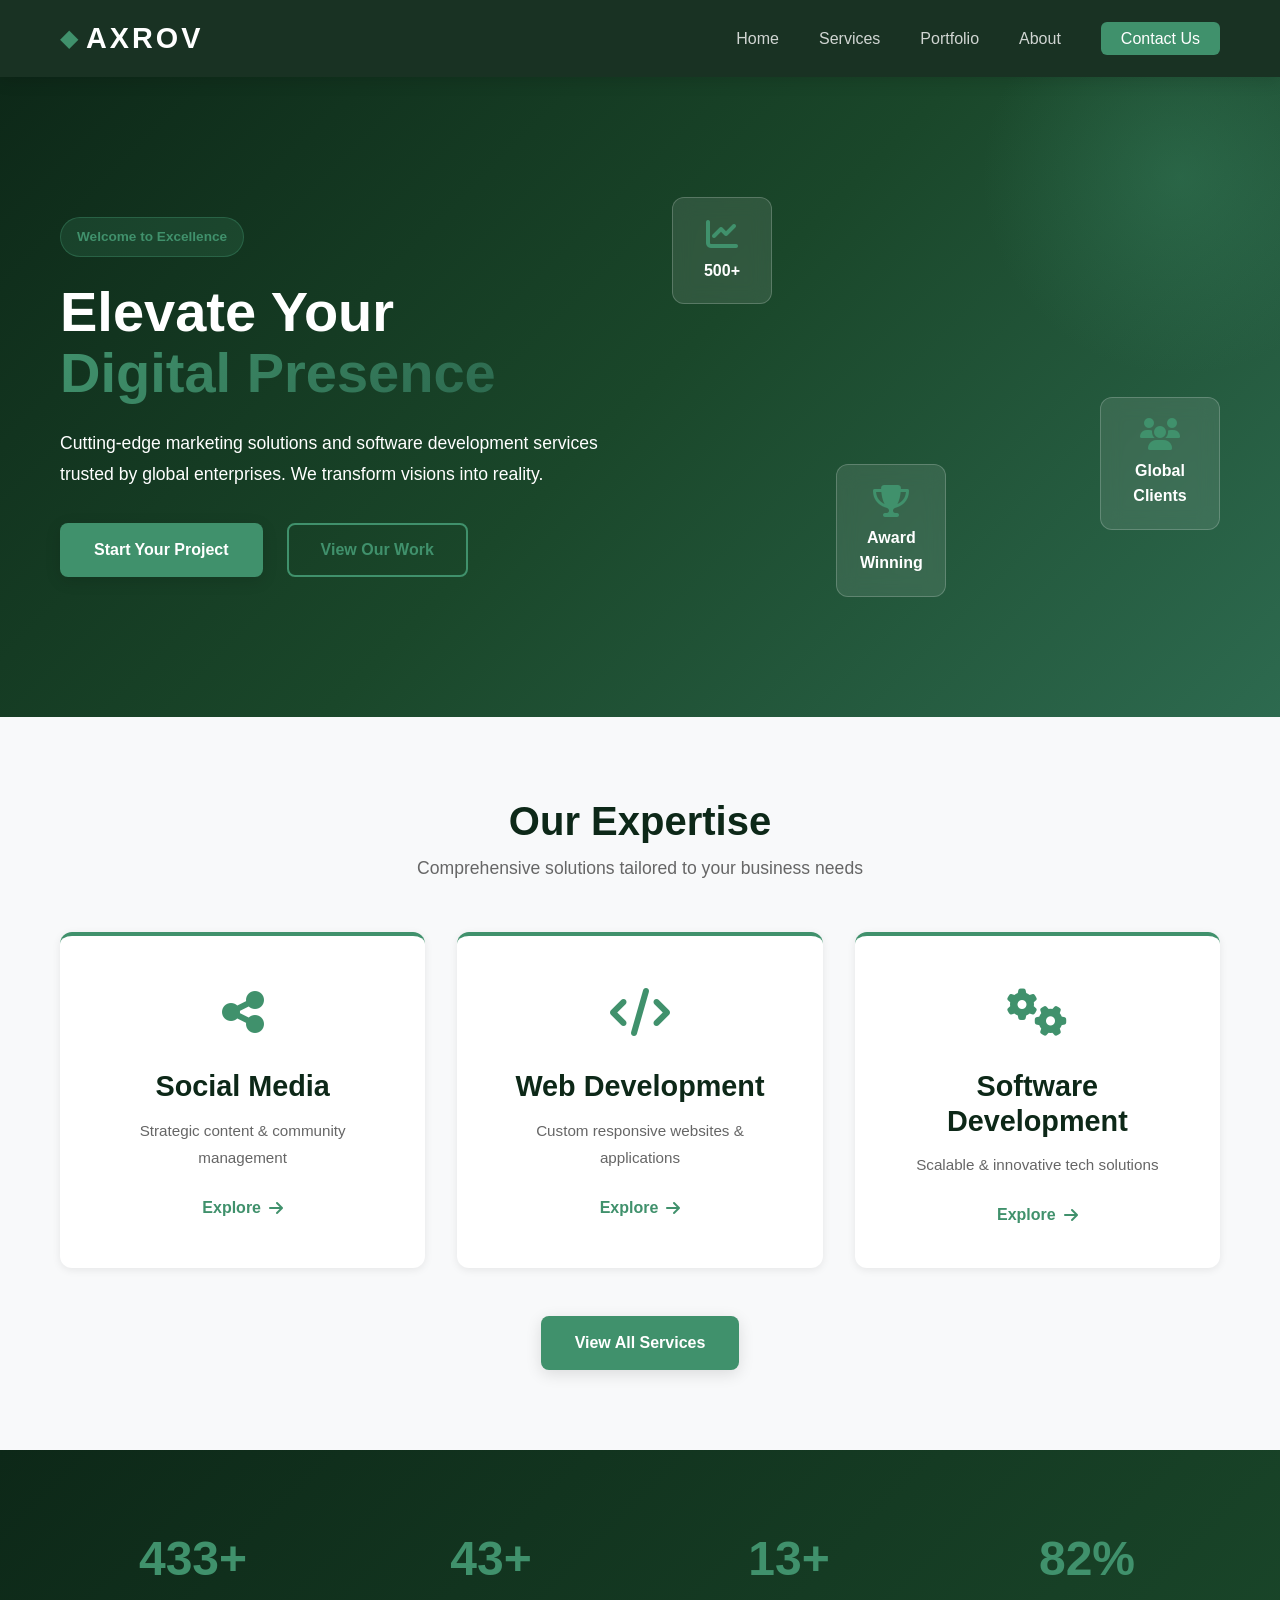
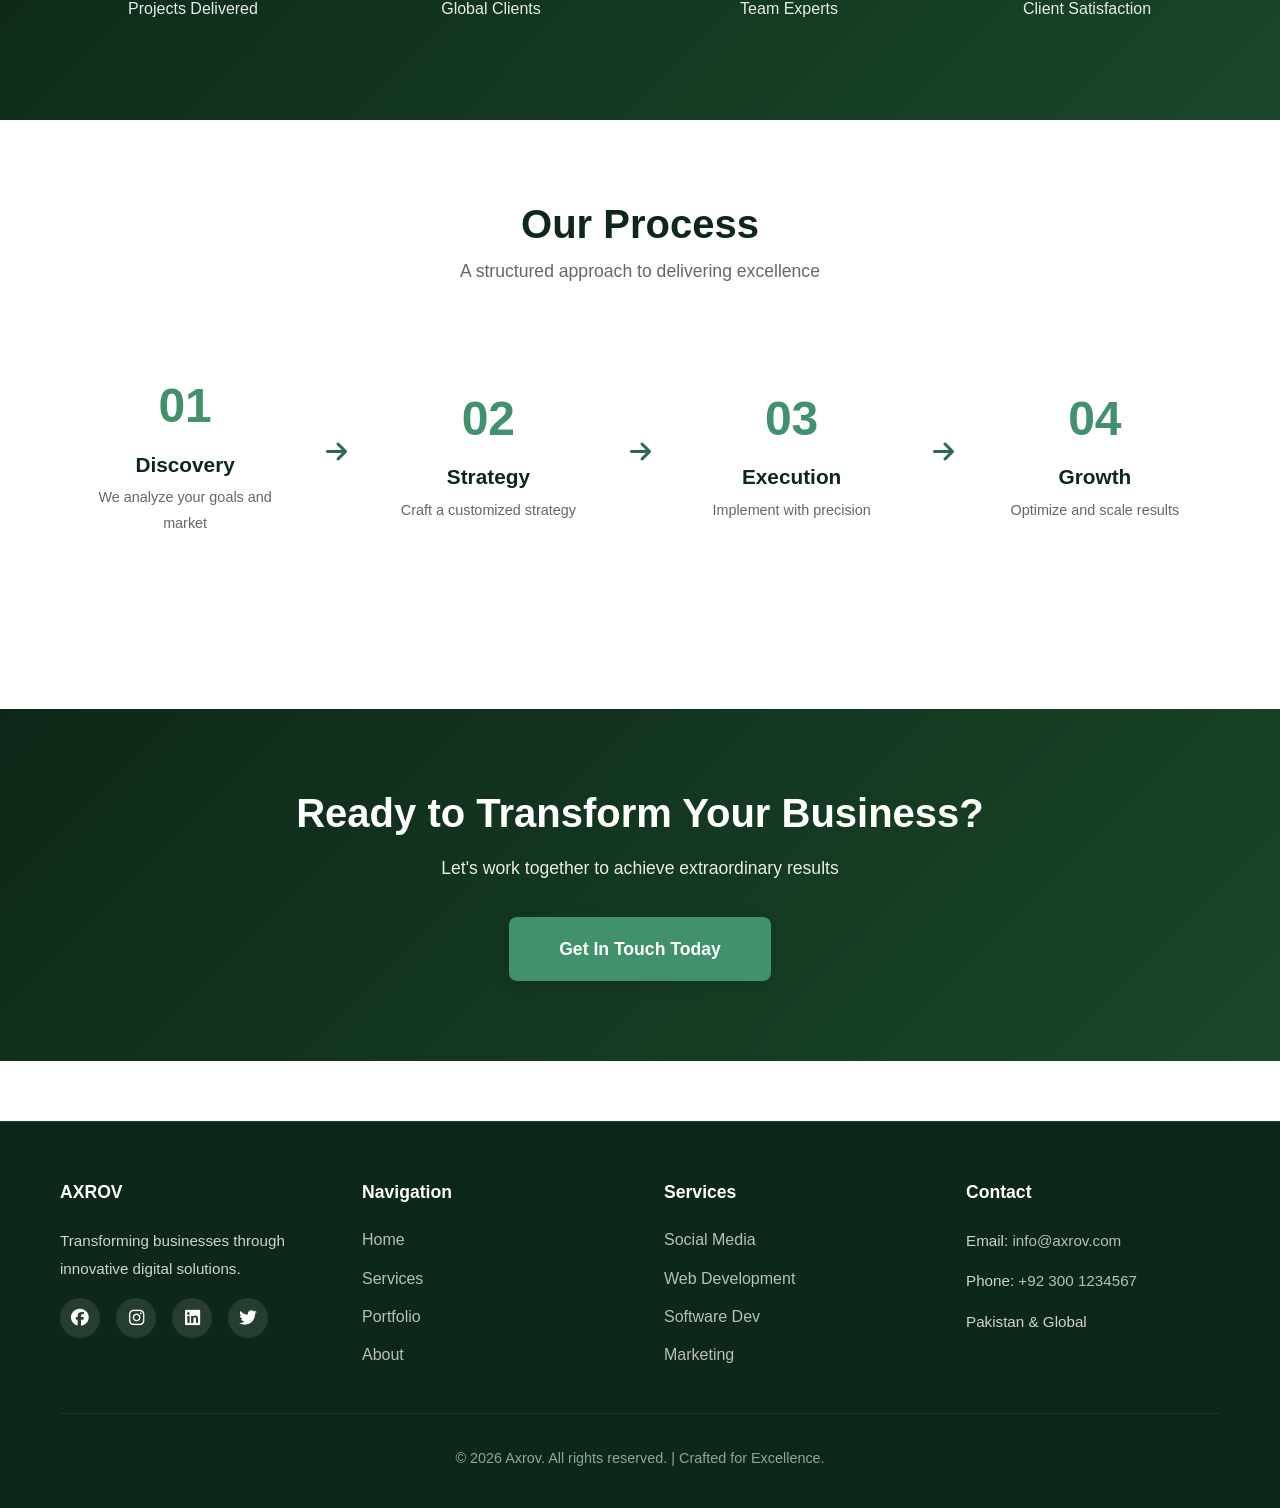
<file: index.html>
<!DOCTYPE html>
<html lang="en">
<head>
    <meta charset="UTF-8">
    <meta name="viewport" content="width=device-width, initial-scale=1.0">
    <meta name="description" content="Axrov - Premium Marketing Agency & Software Development Solutions">
    <title>Axrov | Premium Digital Solutions</title>
    <link rel="stylesheet" href="./css/global.css">
    <link rel="stylesheet" href="./css/index.css">
    <link rel="stylesheet" href="https://cdnjs.cloudflare.com/ajax/libs/font-awesome/6.5.0/css/all.min.css">
</head>
<body>
    <!-- Navigation -->
    <nav class="navbar">
        <div class="container">
            <div class="nav-wrapper">
                <div class="logo">
                    <span class="logo-icon">◆</span>
                    <h1>AXROV</h1>
                </div>
                <ul class="nav-menu" id="navMenu">
                    <li><a href="./index.html" class="active">Home</a></li>
                    <li><a href="./services.html">Services</a></li>
                    <li><a href="./portfolio.html">Portfolio</a></li>
                    <li><a href="./about.html">About</a></li>
                    <li><a href="./contact.html" class="nav-cta">Contact Us</a></li>
                </ul>
                <button class="hamburger" id="hamburger">
                    <span></span>
                    <span></span>
                    <span></span>
                </button>
            </div>
        </div>
    </nav>

    <!-- Hero Section -->
    <section class="hero">
        <div class="hero-background">
            <div class="animated-bg"></div>
        </div>
        <div class="container hero-content">
            <div class="hero-text">
                <span class="hero-badge">Welcome to Excellence</span>
                <h1 class="hero-title">Elevate Your<br><span class="gradient-text">Digital Presence</span></h1>
                <p class="hero-description">Cutting-edge marketing solutions and software development services trusted by global enterprises. We transform visions into reality.</p>
                <div class="hero-cta">
                    <a href="./contact.html" class="btn btn-primary">Start Your Project</a>
                    <a href="./portfolio.html" class="btn btn-outline">View Our Work</a>
                </div>
            </div>
            <div class="hero-image">
                <div class="floating-card card-1">
                    <i class="fas fa-chart-line"></i>
                    <span>500+</span>
                </div>
                <div class="floating-card card-2">
                    <i class="fas fa-users"></i>
                    <span>Global Clients</span>
                </div>
                <div class="floating-card card-3">
                    <i class="fas fa-trophy"></i>
                    <span>Award Winning</span>
                </div>
            </div>
        </div>
    </section>

    <!-- Featured Services Preview -->
    <section class="featured-services">
        <div class="container">
            <div class="section-header">
                <h2>Our Expertise</h2>
                <p>Comprehensive solutions tailored to your business needs</p>
            </div>
            <div class="services-preview">
                <div class="service-preview-card" data-service="social">
                    <div class="service-icon-large">
                        <i class="fas fa-share-alt"></i>
                    </div>
                    <h3>Social Media</h3>
                    <p>Strategic content & community management</p>
                    <a href="./services.html#social" class="service-link">Explore <i class="fas fa-arrow-right"></i></a>
                </div>
                <div class="service-preview-card" data-service="web">
                    <div class="service-icon-large">
                        <i class="fas fa-code"></i>
                    </div>
                    <h3>Web Development</h3>
                    <p>Custom responsive websites & applications</p>
                    <a href="./services.html#web" class="service-link">Explore <i class="fas fa-arrow-right"></i></a>
                </div>
                <div class="service-preview-card" data-service="software">
                    <div class="service-icon-large">
                        <i class="fas fa-cogs"></i>
                    </div>
                    <h3>Software Development</h3>
                    <p>Scalable & innovative tech solutions</p>
                    <a href="./services.html#software" class="service-link">Explore <i class="fas fa-arrow-right"></i></a>
                </div>
            </div>
            <div class="view-all-services">
                <a href="./services.html" class="btn btn-primary">View All Services</a>
            </div>
        </div>
    </section>

    <!-- Stats Section -->
    <section class="stats-section">
        <div class="container">
            <div class="stats-grid">
                <div class="stat-item">
                    <h3 class="stat-number">500+</h3>
                    <p>Projects Delivered</p>
                </div>
                <div class="stat-item">
                    <h3 class="stat-number">50+</h3>
                    <p>Global Clients</p>
                </div>
                <div class="stat-item">
                    <h3 class="stat-number">15+</h3>
                    <p>Team Experts</p>
                </div>
                <div class="stat-item">
                    <h3 class="stat-number">99%</h3>
                    <p>Client Satisfaction</p>
                </div>
            </div>
        </div>
    </section>

    <!-- Process Section -->
    <section class="process-section">
        <div class="container">
            <div class="section-header">
                <h2>Our Process</h2>
                <p>A structured approach to delivering excellence</p>
            </div>
            <div class="process-timeline">
                <div class="process-step">
                    <div class="step-number">01</div>
                    <h4>Discovery</h4>
                    <p>We analyze your goals and market</p>
                </div>
                <div class="process-arrow"><i class="fas fa-arrow-right"></i></div>
                <div class="process-step">
                    <div class="step-number">02</div>
                    <h4>Strategy</h4>
                    <p>Craft a customized strategy</p>
                </div>
                <div class="process-arrow"><i class="fas fa-arrow-right"></i></div>
                <div class="process-step">
                    <div class="step-number">03</div>
                    <h4>Execution</h4>
                    <p>Implement with precision</p>
                </div>
                <div class="process-arrow"><i class="fas fa-arrow-right"></i></div>
                <div class="process-step">
                    <div class="step-number">04</div>
                    <h4>Growth</h4>
                    <p>Optimize and scale results</p>
                </div>
            </div>
        </div>
    </section>

    <!-- CTA Section -->
    <section class="cta-section">
        <div class="container">
            <h2>Ready to Transform Your Business?</h2>
            <p>Let's work together to achieve extraordinary results</p>
            <a href="./contact.html" class="btn btn-primary btn-large">Get In Touch Today</a>
        </div>
    </section>

    <!-- Footer -->
    <footer class="footer">
        <div class="container">
            <div class="footer-content">
                <div class="footer-section">
                    <h4>AXROV</h4>
                    <p>Transforming businesses through innovative digital solutions.</p>
                    <div class="social-links">
                        <a href="#"><i class="fab fa-facebook"></i></a>
                        <a href="#"><i class="fab fa-instagram"></i></a>
                        <a href="#"><i class="fab fa-linkedin"></i></a>
                        <a href="#"><i class="fab fa-twitter"></i></a>
                    </div>
                </div>
                <div class="footer-section">
                    <h4>Navigation</h4>
                    <ul>
                        <li><a href="./index.html">Home</a></li>
                        <li><a href="./services.html">Services</a></li>
                        <li><a href="./portfolio.html">Portfolio</a></li>
                        <li><a href="./about.html">About</a></li>
                    </ul>
                </div>
                <div class="footer-section">
                    <h4>Services</h4>
                    <ul>
                        <li><a href="./services.html#social">Social Media</a></li>
                        <li><a href="./services.html#web">Web Development</a></li>
                        <li><a href="./services.html#software">Software Dev</a></li>
                        <li><a href="./services.html#marketing">Marketing</a></li>
                    </ul>
                </div>
                <div class="footer-section">
                    <h4>Contact</h4>
                    <p>Email: <a href="mailto:info@axrov.com">info@axrov.com</a></p>
                    <p>Phone: <a href="tel:+923001234567">+92 300 1234567</a></p>
                    <p>Pakistan & Global</p>
                </div>
            </div>
            <div class="footer-bottom">
                <p>&copy; 2026 Axrov. All rights reserved. | Crafted for Excellence.</p>
            </div>
        </div>
    </footer>

    <script src="./js/global.js"></script>
    <script src="./js/index.js"></script>
</body>
</html>
</file>
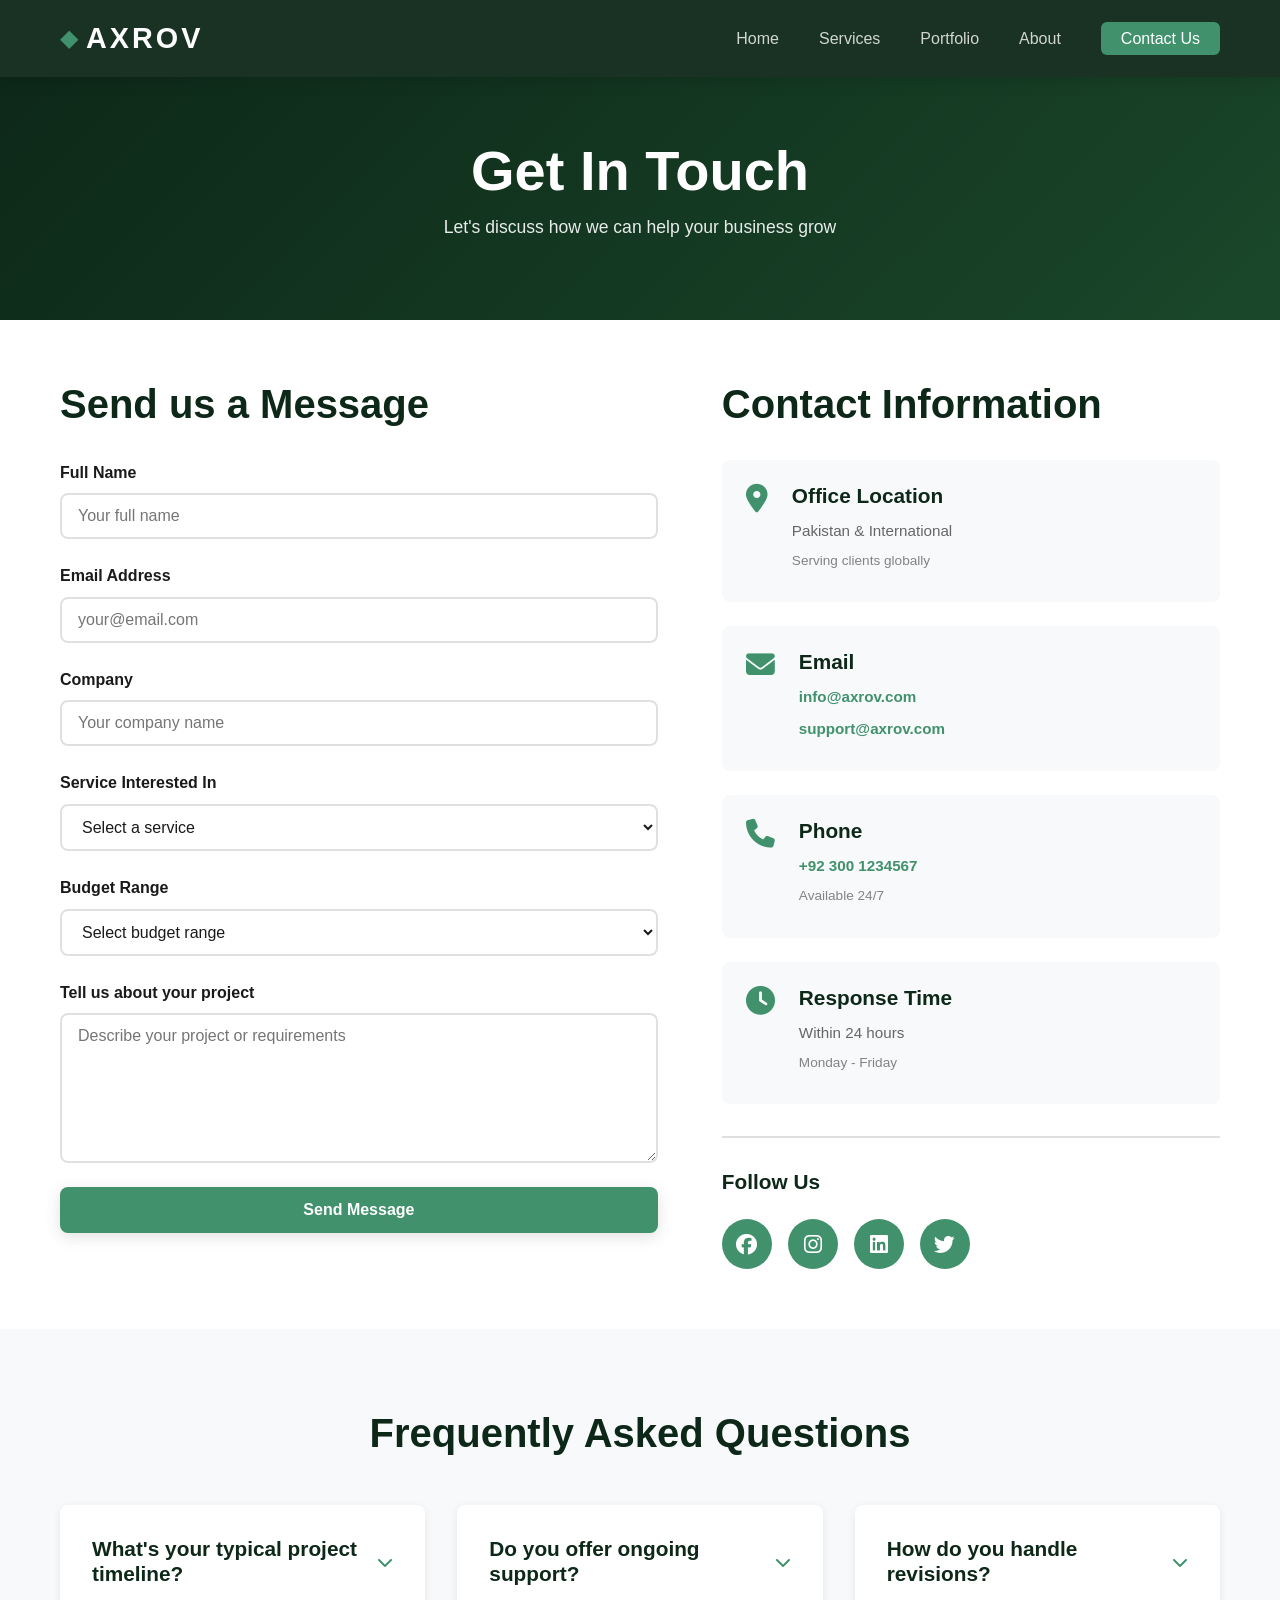
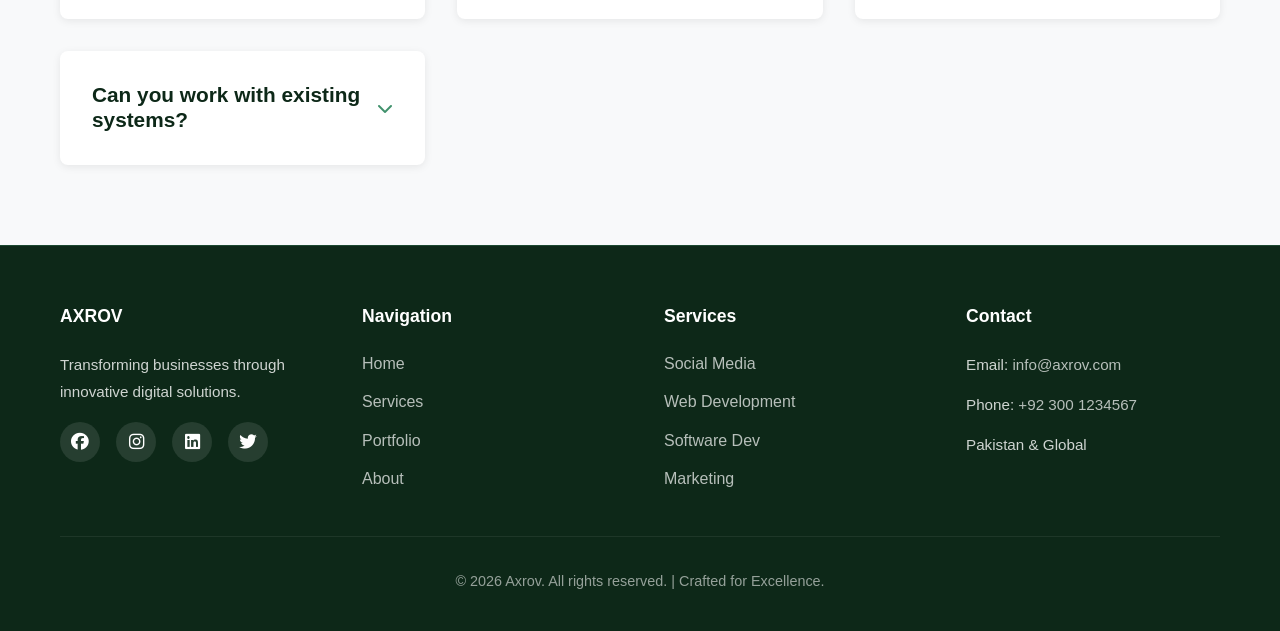
<file: contact.html>
<!DOCTYPE html>
<html lang="en">
<head>
    <meta charset="UTF-8">
    <meta name="viewport" content="width=device-width, initial-scale=1.0">
    <meta name="description" content="Contact Axrov - Get in touch with our team">
    <title>Contact | Axrov</title>
    <link rel="stylesheet" href="css/global.css">
    <link rel="stylesheet" href="css/contact.css">
    <link rel="stylesheet" href="https://cdnjs.cloudflare.com/ajax/libs/font-awesome/6.5.0/css/all.min.css">
</head>
<body>
    <!-- Navigation -->
    <nav class="navbar">
        <div class="container">
            <div class="nav-wrapper">
                <div class="logo">
                    <span class="logo-icon">◆</span>
                    <h1>AXROV</h1>
                </div>
                <ul class="nav-menu" id="navMenu">
                    <li><a href="index.html">Home</a></li>
                    <li><a href="services.html">Services</a></li>
                    <li><a href="portfolio.html">Portfolio</a></li>
                    <li><a href="about.html">About</a></li>
                    <li><a href="contact.html" class="active nav-cta">Contact Us</a></li>
                </ul>
                <div class="hamburger" id="hamburger">
                    <span></span>
                    <span></span>
                    <span></span>
                </div>
            </div>
        </div>
    </nav>

    <!-- Page Header -->
    <section class="page-header">
        <div class="container">
            <h1>Get In Touch</h1>
            <p>Let's discuss how we can help your business grow</p>
        </div>
    </section>

    <!-- Contact Content -->
    <section class="contact-content">
        <div class="container">
            <div class="contact-wrapper">
                <!-- Contact Form -->
                <div class="contact-form-section">
                    <h2>Send us a Message</h2>
                    <form class="contact-form" id="contactForm">
                        <div class="form-group">
                            <label for="name">Full Name</label>
                            <input type="text" id="name" name="name" placeholder="Your full name" required>
                        </div>
                        <div class="form-group">
                            <label for="email">Email Address</label>
                            <input type="email" id="email" name="email" placeholder="your@email.com" required>
                        </div>
                        <div class="form-group">
                            <label for="company">Company</label>
                            <input type="text" id="company" name="company" placeholder="Your company name">
                        </div>
                        <div class="form-group">
                            <label for="service">Service Interested In</label>
                            <select id="service" name="service" required>
                                <option value="">Select a service</option>
                                <option value="social-media">Social Media Management</option>
                                <option value="web-dev">Web Development</option>
                                <option value="software">Software Development</option>
                                <option value="marketing">Digital Marketing</option>
                                <option value="branding">Branding & Design</option>
                                <option value="other">Other</option>
                            </select>
                        </div>
                        <div class="form-group">
                            <label for="budget">Budget Range</label>
                            <select id="budget" name="budget">
                                <option value="">Select budget range</option>
                                <option value="small">Under $5,000</option>
                                <option value="medium">$5,000 - $20,000</option>
                                <option value="large">$20,000 - $50,000</option>
                                <option value="enterprise">$50,000+</option>
                            </select>
                        </div>
                        <div class="form-group">
                            <label for="message">Tell us about your project</label>
                            <textarea id="message" name="message" placeholder="Describe your project or requirements" rows="6" required></textarea>
                        </div>
                        <button type="submit" class="btn btn-primary">Send Message</button>
                    </form>
                </div>

                <!-- Contact Info -->
                <div class="contact-info-section">
                    <h2>Contact Information</h2>
                    
                    <div class="info-card">
                        <i class="fas fa-map-marker-alt"></i>
                        <div>
                            <h4>Office Location</h4>
                            <p>Pakistan & International</p>
                            <p class="small">Serving clients globally</p>
                        </div>
                    </div>

                    <div class="info-card">
                        <i class="fas fa-envelope"></i>
                        <div>
                            <h4>Email</h4>
                            <p><a href="mailto:info@axrov.com">info@axrov.com</a></p>
                            <p><a href="mailto:support@axrov.com">support@axrov.com</a></p>
                        </div>
                    </div>

                    <div class="info-card">
                        <i class="fas fa-phone"></i>
                        <div>
                            <h4>Phone</h4>
                            <p><a href="tel:+923001234567">+92 300 1234567</a></p>
                            <p class="small">Available 24/7</p>
                        </div>
                    </div>

                    <div class="info-card">
                        <i class="fas fa-clock"></i>
                        <div>
                            <h4>Response Time</h4>
                            <p>Within 24 hours</p>
                            <p class="small">Monday - Friday</p>
                        </div>
                    </div>

                    <div class="social-section">
                        <h4>Follow Us</h4>
                        <div class="social-links-large">
                            <a href="#" title="Facebook"><i class="fab fa-facebook"></i></a>
                            <a href="#" title="Instagram"><i class="fab fa-instagram"></i></a>
                            <a href="#" title="LinkedIn"><i class="fab fa-linkedin"></i></a>
                            <a href="#" title="Twitter"><i class="fab fa-twitter"></i></a>
                        </div>
                    </div>
                </div>
            </div>
        </div>
    </section>

    <!-- FAQ Section -->
    <section class="faq-section">
        <div class="container">
            <h2>Frequently Asked Questions</h2>
            <div class="faq-grid">
                <div class="faq-item">
                    <div class="faq-header">
                        <h4>What's your typical project timeline?</h4>
                        <i class="fas fa-chevron-down"></i>
                    </div>
                    <p class="faq-content">Project timelines vary based on scope and complexity. Most projects range from 4-12 weeks, though we can discuss expedited options for urgent needs.</p>
                </div>
                <div class="faq-item">
                    <div class="faq-header">
                        <h4>Do you offer ongoing support?</h4>
                        <i class="fas fa-chevron-down"></i>
                    </div>
                    <p class="faq-content">Yes! We provide comprehensive maintenance and support packages to ensure your solutions continue performing optimally.</p>
                </div>
                <div class="faq-item">
                    <div class="faq-header">
                        <h4>How do you handle revisions?</h4>
                        <i class="fas fa-chevron-down"></i>
                    </div>
                    <p class="faq-content">We include revision rounds in our pricing. Any additional revisions beyond the scope are discussed upfront.</p>
                </div>
                <div class="faq-item">
                    <div class="faq-header">
                        <h4>Can you work with existing systems?</h4>
                        <i class="fas fa-chevron-down"></i>
                    </div>
                    <p class="faq-content">Absolutely! We specialize in integrating with and enhancing existing systems and platforms.</p>
                </div>
            </div>
        </div>
    </section>

    <!-- Footer -->
    <footer class="footer">
        <div class="container">
            <div class="footer-content">
                <div class="footer-section">
                    <h4>AXROV</h4>
                    <p>Transforming businesses through innovative digital solutions.</p>
                    <div class="social-links">
                        <a href="#"><i class="fab fa-facebook"></i></a>
                        <a href="#"><i class="fab fa-instagram"></i></a>
                        <a href="#"><i class="fab fa-linkedin"></i></a>
                        <a href="#"><i class="fab fa-twitter"></i></a>
                    </div>
                </div>
                <div class="footer-section">
                    <h4>Navigation</h4>
                    <ul>
                        <li><a href="index.html">Home</a></li>
                        <li><a href="services.html">Services</a></li>
                        <li><a href="portfolio.html">Portfolio</a></li>
                        <li><a href="about.html">About</a></li>
                    </ul>
                </div>
                <div class="footer-section">
                    <h4>Services</h4>
                    <ul>
                        <li><a href="services.html#social">Social Media</a></li>
                        <li><a href="services.html#web">Web Development</a></li>
                        <li><a href="services.html#software">Software Dev</a></li>
                        <li><a href="services.html#marketing">Marketing</a></li>
                    </ul>
                </div>
                <div class="footer-section">
                    <h4>Contact</h4>
                    <p>Email: <a href="mailto:info@axrov.com">info@axrov.com</a></p>
                    <p>Phone: <a href="tel:+923001234567">+92 300 1234567</a></p>
                    <p>Pakistan & Global</p>
                </div>
            </div>
            <div class="footer-bottom">
                <p>&copy; 2026 Axrov. All rights reserved. | Crafted for Excellence.</p>
            </div>
        </div>
    </footer>

    <script src="js/global.js"></script>
    <script src="js/contact.js"></script>
</body>
</html>
</file>
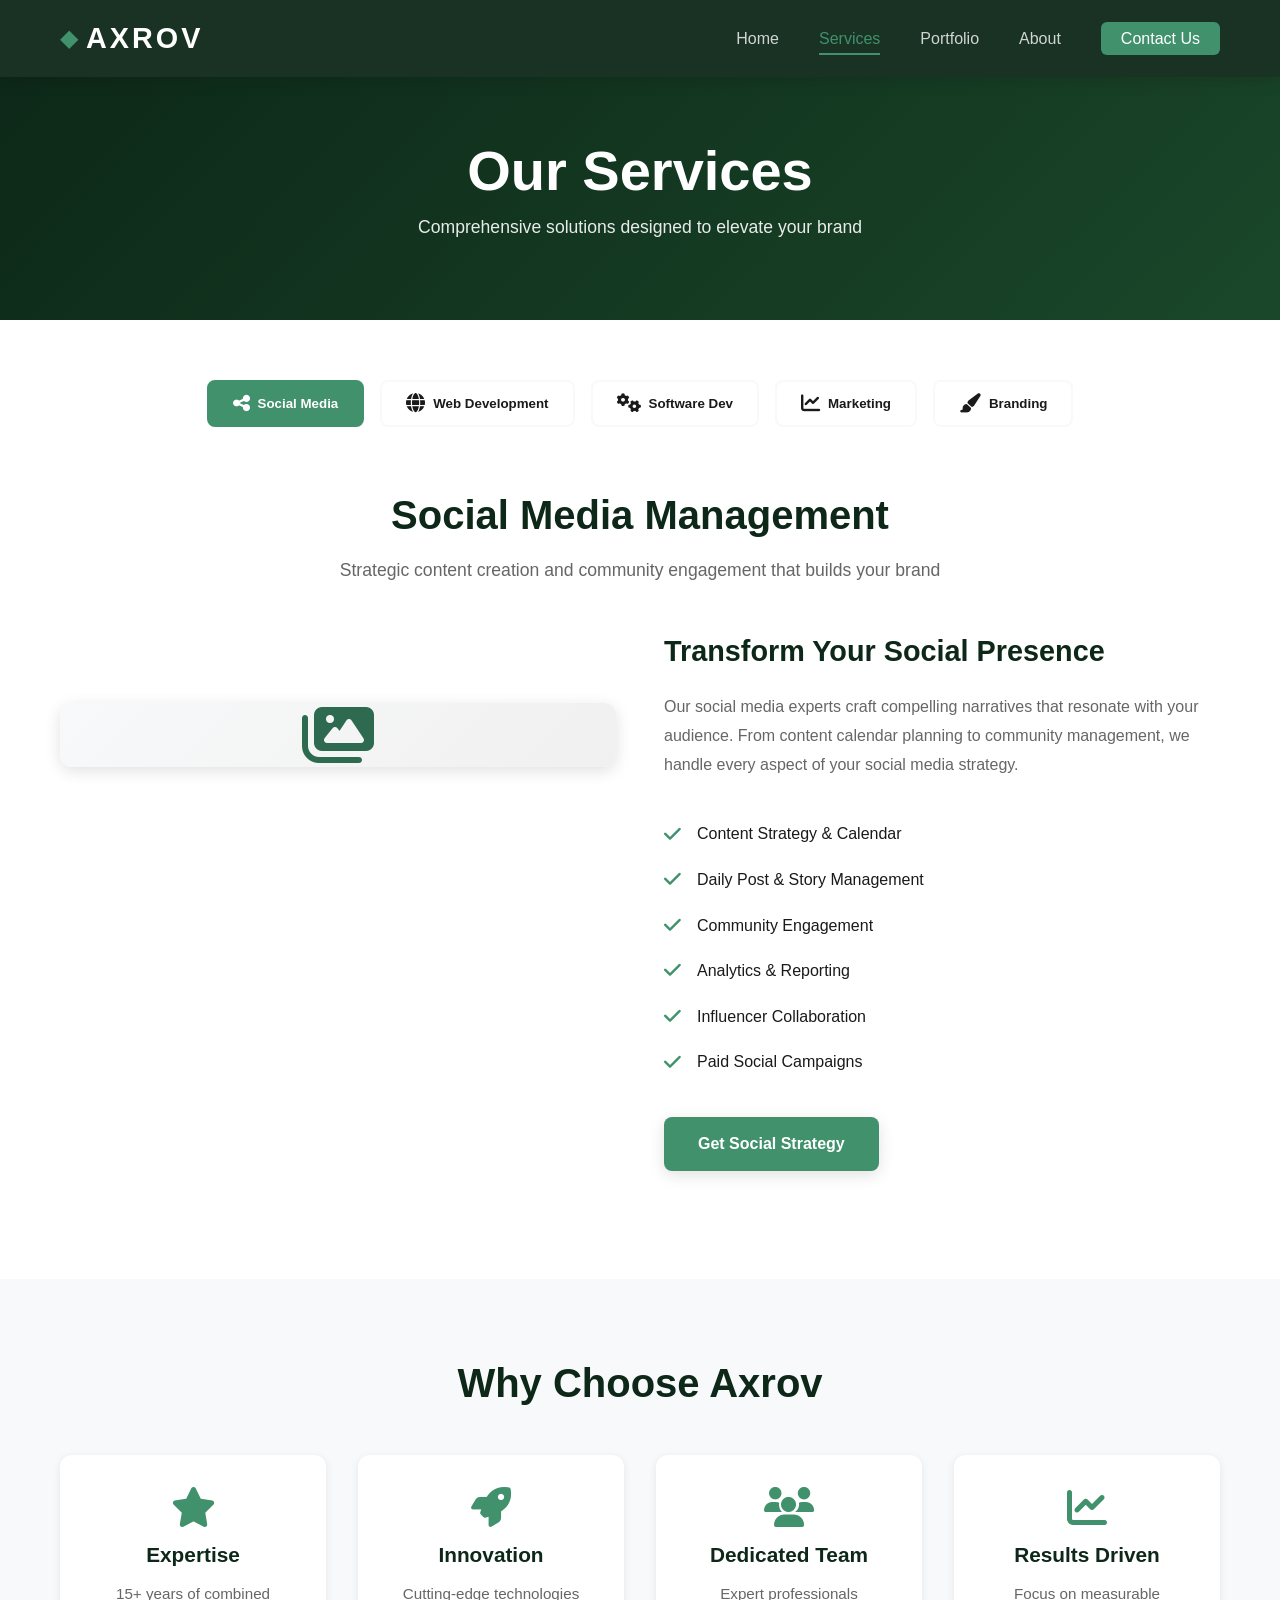
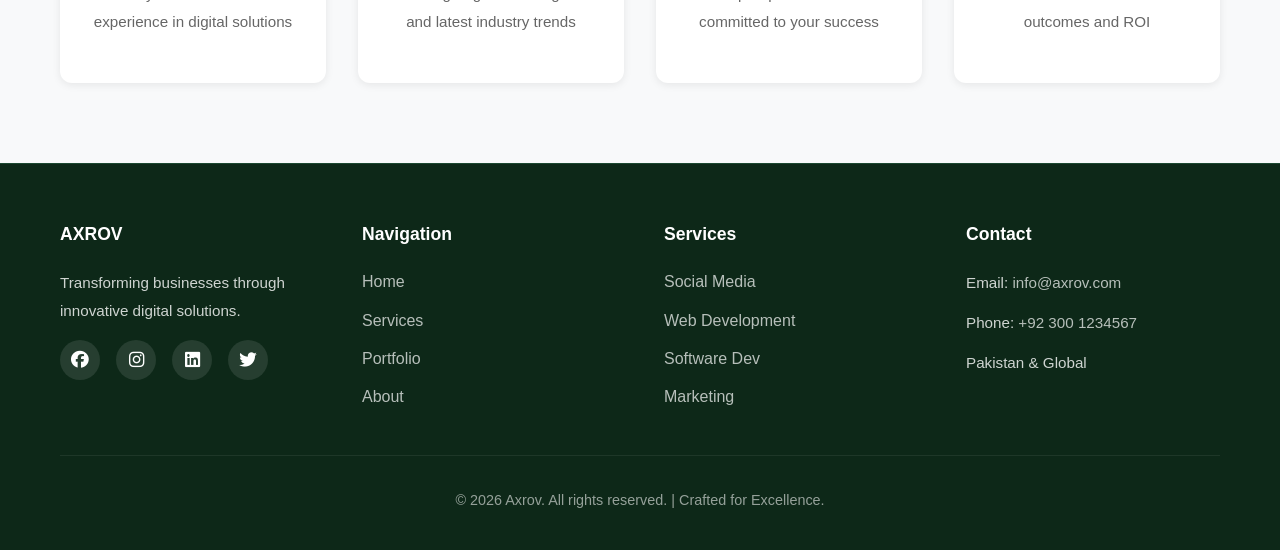
<file: services.html>
<!DOCTYPE html>
<html lang="en">
<head>
    <meta charset="UTF-8">
    <meta name="viewport" content="width=device-width, initial-scale=1.0">
    <meta name="description" content="Axrov Services - Marketing, Web Development, Software Solutions">
    <title>Services | Axrov</title>
    <link rel="stylesheet" href="./css/global.css">
    <link rel="stylesheet" href="./css/services.css">
    <link rel="stylesheet" href="https://cdnjs.cloudflare.com/ajax/libs/font-awesome/6.5.0/css/all.min.css">
</head>
<body>
    <!-- Navigation -->
    <nav class="navbar">
        <div class="container">
            <div class="nav-wrapper">
                <div class="logo">
                    <span class="logo-icon">◆</span>
                    <h1>AXROV</h1>
                </div>
                <ul class="nav-menu" id="navMenu">
                    <li><a href="./index.html">Home</a></li>
                    <li><a href="./services.html" class="active">Services</a></li>
                    <li><a href="./portfolio.html">Portfolio</a></li>
                    <li><a href="./about.html">About</a></li>
                    <li><a href="./contact.html" class="nav-cta">Contact Us</a></li>
                </ul>
                <button class="hamburger" id="hamburger">
                    <span></span>
                    <span></span>
                    <span></span>
                </button>
            </div>
        </div>
    </nav>

    <!-- Page Header -->
    <section class="page-header">
        <div class="container">
            <h1>Our Services</h1>
            <p>Comprehensive solutions designed to elevate your brand</p>
        </div>
    </section>

    <!-- Services Tabs -->
    <section class="services-container">
        <div class="container">
            <!-- Service Navigation -->
            <div class="service-nav">
                <button class="service-tab active" data-tab="social">
                    <i class="fas fa-share-alt"></i>
                    Social Media
                </button>
                <button class="service-tab" data-tab="web">
                    <i class="fas fa-globe"></i>
                    Web Development
                </button>
                <button class="service-tab" data-tab="software">
                    <i class="fas fa-cogs"></i>
                    Software Dev
                </button>
                <button class="service-tab" data-tab="marketing">
                    <i class="fas fa-chart-line"></i>
                    Marketing
                </button>
                <button class="service-tab" data-tab="branding">
                    <i class="fas fa-paint-brush"></i>
                    Branding
                </button>
            </div>

            <!-- Social Media Service -->
            <div class="service-content active" id="social">
                <div class="service-header">
                    <h2>Social Media Management</h2>
                    <p>Strategic content creation and community engagement that builds your brand</p>
                </div>
                <div class="service-detail">
                    <div class="detail-image">
                        <div class="placeholder-image"><i class="fas fa-images"></i></div>
                    </div>
                    <div class="detail-text">
                        <h3>Transform Your Social Presence</h3>
                        <p>Our social media experts craft compelling narratives that resonate with your audience. From content calendar planning to community management, we handle every aspect of your social media strategy.</p>
                        <ul class="feature-list">
                            <li><i class="fas fa-check"></i> Content Strategy & Calendar</li>
                            <li><i class="fas fa-check"></i> Daily Post & Story Management</li>
                            <li><i class="fas fa-check"></i> Community Engagement</li>
                            <li><i class="fas fa-check"></i> Analytics & Reporting</li>
                            <li><i class="fas fa-check"></i> Influencer Collaboration</li>
                            <li><i class="fas fa-check"></i> Paid Social Campaigns</li>
                        </ul>
                        <a href="./contact.html" class="btn btn-primary">Get Social Strategy</a>
                    </div>
                </div>
            </div>

            <!-- Web Development Service -->
            <div class="service-content" id="web">
                <div class="service-header">
                    <h2>Web Development</h2>
                    <p>Custom websites and applications that drive results</p>
                </div>
                <div class="service-detail">
                    <div class="detail-image">
                        <div class="placeholder-image"><i class="fas fa-laptop"></i></div>
                    </div>
                    <div class="detail-text">
                        <h3>Build Your Digital Foundation</h3>
                        <p>We create responsive, high-performance websites that convert visitors into customers. Our developers use cutting-edge technologies to build scalable solutions.</p>
                        <ul class="feature-list">
                            <li><i class="fas fa-check"></i> Responsive Web Design</li>
                            <li><i class="fas fa-check"></i> E-Commerce Solutions</li>
                            <li><i class="fas fa-check"></i> Progressive Web Apps</li>
                            <li><i class="fas fa-check"></i> Performance Optimization</li>
                            <li><i class="fas fa-check"></i> SEO-Friendly Structure</li>
                            <li><i class="fas fa-check"></i> Security & Maintenance</li>
                        </ul>
                        <a href="./contact.html" class="btn btn-primary">Start Web Project</a>
                    </div>
                </div>
            </div>

            <!-- Software Development Service -->
            <div class="service-content" id="software">
                <div class="service-header">
                    <h2>Software Development</h2>
                    <p>Enterprise-grade solutions for complex business challenges</p>
                </div>
                <div class="service-detail">
                    <div class="detail-image">
                        <div class="placeholder-image"><i class="fas fa-code"></i></div>
                    </div>
                    <div class="detail-text">
                        <h3>Innovation Through Technology</h3>
                        <p>Custom software solutions engineered for scalability and performance. We deliver end-to-end development services from concept to deployment.</p>
                        <ul class="feature-list">
                            <li><i class="fas fa-check"></i> Full Stack Development</li>
                            <li><i class="fas fa-check"></i> Mobile Applications (iOS/Android)</li>
                            <li><i class="fas fa-check"></i> Cloud Solutions</li>
                            <li><i class="fas fa-check"></i> API Development</li>
                            <li><i class="fas fa-check"></i> System Integration</li>
                            <li><i class="fas fa-check"></i> AI/ML Solutions</li>
                        </ul>
                        <a href="./contact.html" class="btn btn-primary">Build Software</a>
                    </div>
                </div>
            </div>

            <!-- Digital Marketing Service -->
            <div class="service-content" id="marketing">
                <div class="service-header">
                    <h2>Digital Marketing</h2>
                    <p>Data-driven strategies to maximize your ROI</p>
                </div>
                <div class="service-detail">
                    <div class="detail-image">
                        <div class="placeholder-image"><i class="fas fa-chart-line"></i></div>
                    </div>
                    <div class="detail-text">
                        <h3>Grow Your Business Online</h3>
                        <p>Our marketing specialists use advanced analytics and proven strategies to increase your online visibility and drive qualified leads.</p>
                        <ul class="feature-list">
                            <li><i class="fas fa-check"></i> SEO Optimization</li>
                            <li><i class="fas fa-check"></i> PPC Campaigns</li>
                            <li><i class="fas fa-check"></i> Email Marketing</li>
                            <li><i class="fas fa-check"></i> Content Marketing</li>
                            <li><i class="fas fa-check"></i> Conversion Optimization</li>
                            <li><i class="fas fa-check"></i> Marketing Analytics</li>
                        </ul>
                        <a href="./contact.html" class="btn btn-primary">Plan Campaign</a>
                    </div>
                </div>
            </div>

            <!-- Branding Service -->
            <div class="service-content" id="branding">
                <div class="service-header">
                    <h2>Branding & Design</h2>
                    <p>Create a distinctive identity that stands out</p>
                </div>
                <div class="service-detail">
                    <div class="detail-image">
                        <div class="placeholder-image"><i class="fas fa-palette"></i></div>
                    </div>
                    <div class="detail-text">
                        <h3>Build Your Brand Story</h3>
                        <p>We develop comprehensive branding strategies and create stunning visual designs that communicate your unique value proposition.</p>
                        <ul class="feature-list">
                            <li><i class="fas fa-check"></i> Logo Design</li>
                            <li><i class="fas fa-check"></i> Brand Identity</li>
                            <li><i class="fas fa-check"></i> UI/UX Design</li>
                            <li><i class="fas fa-check"></i> Marketing Collateral</li>
                            <li><i class="fas fa-check"></i> Brand Guidelines</li>
                            <li><i class="fas fa-check"></i> Visual Strategy</li>
                        </ul>
                        <a href="./contact.html" class="btn btn-primary">Create Brand</a>
                    </div>
                </div>
            </div>
        </div>
    </section>

    <!-- Why Choose Us -->
    <section class="why-choose-us">
        <div class="container">
            <h2>Why Choose Axrov</h2>
            <div class="reasons-grid">
                <div class="reason-card">
                    <i class="fas fa-star"></i>
                    <h4>Expertise</h4>
                    <p>15+ years of combined experience in digital solutions</p>
                </div>
                <div class="reason-card">
                    <i class="fas fa-rocket"></i>
                    <h4>Innovation</h4>
                    <p>Cutting-edge technologies and latest industry trends</p>
                </div>
                <div class="reason-card">
                    <i class="fas fa-users"></i>
                    <h4>Dedicated Team</h4>
                    <p>Expert professionals committed to your success</p>
                </div>
                <div class="reason-card">
                    <i class="fas fa-chart-line"></i>
                    <h4>Results Driven</h4>
                    <p>Focus on measurable outcomes and ROI</p>
                </div>
            </div>
        </div>
    </section>

    <!-- Footer -->
    <footer class="footer">
        <div class="container">
            <div class="footer-content">
                <div class="footer-section">
                    <h4>AXROV</h4>
                    <p>Transforming businesses through innovative digital solutions.</p>
                    <div class="social-links">
                        <a href="#"><i class="fab fa-facebook"></i></a>
                        <a href="#"><i class="fab fa-instagram"></i></a>
                        <a href="#"><i class="fab fa-linkedin"></i></a>
                        <a href="#"><i class="fab fa-twitter"></i></a>
                    </div>
                </div>
                <div class="footer-section">
                    <h4>Navigation</h4>
                    <ul>
                        <li><a href="./index.html">Home</a></li>
                        <li><a href="./services.html">Services</a></li>
                        <li><a href="./portfolio.html">Portfolio</a></li>
                        <li><a href="./about.html">About</a></li>
                    </ul>
                </div>
                <div class="footer-section">
                    <h4>Services</h4>
                    <ul>
                        <li><a href="#social">Social Media</a></li>
                        <li><a href="#web">Web Development</a></li>
                        <li><a href="#software">Software Dev</a></li>
                        <li><a href="#marketing">Marketing</a></li>
                    </ul>
                </div>
                <div class="footer-section">
                    <h4>Contact</h4>
                    <p>Email: <a href="mailto:info@axrov.com">info@axrov.com</a></p>
                    <p>Phone: <a href="tel:+923001234567">+92 300 1234567</a></p>
                    <p>Pakistan & Global</p>
                </div>
            </div>
            <div class="footer-bottom">
                <p>&copy; 2026 Axrov. All rights reserved. | Crafted for Excellence.</p>
            </div>
        </div>
    </footer>

    <script src="./js/global.js"></script>
    <script src="./js/services.js"></script>
</body>
</html>
</file>
<file: css/global.css>
:root {
    --primary-dark-green: #0d2818;
    --primary-green: #1a472a;
    --accent-green: #2d6a4f;
    --light-green: #40916c;
    --light-grey: #f8f9fa;
    --white: #ffffff;
    --dark-text: #1a1a1a;
    --grey-text: #666666;
    --border-color: #e0e0e0;
    --shadow-sm: 0 2px 8px rgba(0, 0, 0, 0.08);
    --shadow-md: 0 4px 16px rgba(0, 0, 0, 0.12);
    --shadow-lg: 0 12px 32px rgba(0, 0, 0, 0.15);
    --transition: all 0.3s cubic-bezier(0.4, 0, 0.2, 1);
    --transition-fast: all 0.2s ease;
}

* {
    margin: 0;
    padding: 0;
    box-sizing: border-box;
}

html {
    scroll-behavior: smooth;
}

body {
    font-family: 'Segoe UI', Tahoma, Geneva, Verdana, sans-serif;
    line-height: 1.6;
    color: var(--dark-text);
    background-color: var(--white);
    overflow-x: hidden;
}

.container {
    max-width: 1200px;
    margin: 0 auto;
    padding: 0 20px;
}

/* Typography */
h1, h2, h3, h4, h5, h6 {
    font-weight: 700;
    line-height: 1.2;
    margin-bottom: 1rem;
}

h1 {
    font-size: 3.5rem;
}

h2 {
    font-size: 2.5rem;
}

h3 {
    font-size: 1.8rem;
}

h4 {
    font-size: 1.3rem;
}

p {
    margin-bottom: 1rem;
    line-height: 1.8;
}

a {
    color: var(--accent-green);
    text-decoration: none;
    transition: var(--transition-fast);
}

a:hover {
    color: var(--light-green);
}

/* Buttons */
.btn {
    display: inline-block;
    padding: 12px 32px;
    border: 2px solid transparent;
    border-radius: 8px;
    font-size: 1rem;
    font-weight: 600;
    cursor: pointer;
    transition: var(--transition);
    text-align: center;
    text-decoration: none;
}

.btn-primary {
    background-color: var(--light-green);
    color: var(--white);
    box-shadow: var(--shadow-md);
}

.btn-primary:hover {
    background-color: var(--accent-green);
    transform: translateY(-2px);
    box-shadow: var(--shadow-lg);
}

.btn-outline {
    background-color: transparent;
    color: var(--light-green);
    border-color: var(--light-green);
}

.btn-outline:hover {
    background-color: var(--light-green);
    color: var(--white);
}

.btn-large {
    padding: 16px 48px;
    font-size: 1.1rem;
}

/* Navigation */
.navbar {
    background-color: var(--primary-dark-green);
    padding: 1.2rem 0;
    position: sticky;
    top: 0;
    z-index: 1000;
    box-shadow: var(--shadow-md);
    backdrop-filter: blur(10px);
    background-color: rgba(13, 40, 24, 0.95);
}

.nav-wrapper {
    display: flex;
    justify-content: space-between;
    align-items: center;
}

.logo {
    display: flex;
    align-items: center;
    gap: 0.5rem;
}

.logo-icon {
    font-size: 1.5rem;
    color: var(--light-green);
}

.logo h1 {
    color: var(--white);
    font-size: 1.8rem;
    font-weight: 800;
    letter-spacing: 3px;
    margin: 0;
}

.nav-menu {
    display: flex;
    list-style: none;
    gap: 2.5rem;
}

.nav-menu a {
    color: rgba(255, 255, 255, 0.8);
    font-weight: 500;
    position: relative;
    transition: var(--transition-fast);
}

.nav-menu a:hover,
.nav-menu a.active {
    color: var(--light-green);
}

.nav-menu a::after {
    content: '';
    position: absolute;
    bottom: -8px;
    left: 0;
    width: 0;
    height: 2px;
    background-color: var(--light-green);
    transition: var(--transition-fast);
}

.nav-menu a:hover::after,
.nav-menu a.active::after {
    width: 100%;
}

.nav-cta {
    background-color: var(--light-green);
    color: var(--white) !important;
    padding: 8px 20px !important;
    border-radius: 6px;
    font-weight: 600;
}

.nav-cta:hover {
    background-color: var(--accent-green);
    color: var(--white) !important;
}

.nav-cta::after {
    display: none;
}

.hamburger {
    display: none;
    flex-direction: column;
    cursor: pointer;
    gap: 6px;
}

.hamburger span {
    width: 25px;
    height: 3px;
    background-color: var(--white);
    transition: var(--transition-fast);
    border-radius: 2px;
}

.hamburger.active span:nth-child(1) {
    transform: rotate(45deg) translate(10px, 10px);
}

.hamburger.active span:nth-child(2) {
    opacity: 0;
}

.hamburger.active span:nth-child(3) {
    transform: rotate(-45deg) translate(8px, -8px);
}

/* Page Header */
.page-header {
    background: linear-gradient(135deg, var(--primary-dark-green) 0%, var(--primary-green) 100%);
    color: var(--white);
    padding: 60px 20px;
    text-align: center;
}

.page-header h1 {
    color: var(--white);
    margin-bottom: 0.5rem;
}

.page-header p {
    font-size: 1.1rem;
    opacity: 0.9;
}

/* Section Header */
.section-header {
    text-align: center;
    margin-bottom: 3rem;
}

.section-header h2 {
    color: var(--primary-dark-green);
    margin-bottom: 0.5rem;
}

.section-header p {
    color: var(--grey-text);
    font-size: 1.1rem;
}

/* Gradient Text */
.gradient-text {
    background: linear-gradient(135deg, var(--light-green), var(--accent-green));
    -webkit-background-clip: text;
    -webkit-text-fill-color: transparent;
    background-clip: text;
}

/* CTA Section */
.cta-section {
    background: linear-gradient(135deg, var(--primary-dark-green) 0%, var(--primary-green) 100%);
    color: var(--white);
    padding: 80px 20px;
    text-align: center;
    margin: 60px 0;
}

.cta-section h2 {
    color: var(--white);
    margin-bottom: 1rem;
}

.cta-section p {
    font-size: 1.1rem;
    margin-bottom: 2rem;
    opacity: 0.9;
}

/* Footer */
.footer {
    background-color: var(--primary-dark-green);
    color: rgba(255, 255, 255, 0.8);
    padding: 60px 20px 20px;
    border-top: 1px solid rgba(64, 145, 108, 0.3);
}

.footer-content {
    display: grid;
    grid-template-columns: repeat(auto-fit, minmax(250px, 1fr));
    gap: 3rem;
    margin-bottom: 2rem;
}

.footer-section h4 {
    color: var(--white);
    margin-bottom: 1.5rem;
    font-size: 1.1rem;
}

.footer-section p {
    font-size: 0.95rem;
    margin-bottom: 0.8rem;
}

.footer-section a {
    color: rgba(255, 255, 255, 0.7);
}

.footer-section a:hover {
    color: var(--light-green);
}

.footer-section ul {
    list-style: none;
}

.footer-section ul li {
    margin-bottom: 0.8rem;
}

.social-links {
    display: flex;
    gap: 1rem;
    margin-top: 1rem;
}

.social-links a {
    display: inline-flex;
    align-items: center;
    justify-content: center;
    width: 40px;
    height: 40px;
    background-color: rgba(255, 255, 255, 0.1);
    border-radius: 50%;
    color: var(--white);
    font-size: 1.1rem;
    transition: var(--transition-fast);
}

.social-links a:hover {
    background-color: var(--light-green);
    color: var(--white);
    transform: translateY(-3px);
}

.footer-bottom {
    text-align: center;
    padding-top: 2rem;
    border-top: 1px solid rgba(255, 255, 255, 0.1);
    font-size: 0.9rem;
    opacity: 0.7;
}

/* Responsive Design */
@media (max-width: 768px) {
    .hamburger {
        display: flex;
    }

    .nav-menu {
        position: fixed;
        left: -100%;
        top: 70px;
        flex-direction: column;
        background-color: var(--primary-dark-green);
        width: 100%;
        text-align: center;
        transition: 0.3s;
        gap: 0;
    }

    .nav-menu.active {
        left: 0;
    }

    .nav-menu li {
        padding: 1.5rem 0;
        border-bottom: 1px solid rgba(255, 255, 255, 0.1);
    }

    h1 {
        font-size: 2rem;
    }

    h2 {
        font-size: 1.8rem;
    }

    h3 {
        font-size: 1.3rem;
    }

    .page-header {
        padding: 40px 20px;
    }

    .cta-section {
        padding: 60px 20px;
    }
}

@media (max-width: 480px) {
    h1 {
        font-size: 1.5rem;
    }

    h2 {
        font-size: 1.3rem;
    }

    .btn {
        padding: 10px 20px;
        font-size: 0.9rem;
    }

    .btn-large {
        padding: 12px 32px;
        font-size: 1rem;
    }
}

/* Animations */
@keyframes fadeInUp {
    from {
        opacity: 0;
        transform: translateY(30px);
    }
    to {
        opacity: 1;
        transform: translateY(0);
    }
}

@keyframes slideInDown {
    from {
        opacity: 0;
        transform: translateY(-30px);
    }
    to {
        opacity: 1;
        transform: translateY(0);
    }
}

@keyframes float {
    0%, 100% {
        transform: translateY(0px);
    }
    50% {
        transform: translateY(-10px);
    }
}

@keyframes pulse {
    0%, 100% {
        opacity: 1;
    }
    50% {
        opacity: 0.5;
    }
}

/* Scrollbar Styling */
::-webkit-scrollbar {
    width: 10px;
}

::-webkit-scrollbar-track {
    background: var(--light-grey);
}

::-webkit-scrollbar-thumb {
    background: var(--accent-green);
    border-radius: 5px;
}

::-webkit-scrollbar-thumb:hover {
    background: var(--light-green);
}
</file>
<file: css/index.css>
/* Hero Section */
.hero {
    position: relative;
    padding: 120px 20px;
    overflow: hidden;
}

.hero-background {
    position: absolute;
    top: 0;
    left: 0;
    right: 0;
    bottom: 0;
    background: linear-gradient(135deg, var(--primary-dark-green) 0%, var(--primary-green) 50%, var(--accent-green) 100%);
    z-index: 1;
}

.animated-bg {
    position: absolute;
    width: 400px;
    height: 400px;
    background: radial-gradient(circle, rgba(64, 145, 108, 0.3) 0%, transparent 70%);
    border-radius: 50%;
    animation: float 6s ease-in-out infinite;
    top: -100px;
    right: -100px;
}

.hero .container {
    position: relative;
    z-index: 2;
    display: grid;
    grid-template-columns: 1fr 1fr;
    gap: 4rem;
    align-items: center;
}

.hero-content {
    color: var(--white);
}

.hero-badge {
    display: inline-block;
    background-color: rgba(64, 145, 108, 0.2);
    color: var(--light-green);
    padding: 8px 16px;
    border-radius: 20px;
    font-size: 0.85rem;
    font-weight: 600;
    margin-bottom: 1.5rem;
    border: 1px solid rgba(64, 145, 108, 0.4);
    animation: slideInDown 0.8s ease;
}

.hero-title {
    font-size: 3.5rem;
    line-height: 1.1;
    margin-bottom: 1.5rem;
    font-weight: 800;
    animation: slideInDown 0.8s ease 0.1s both;
}

.hero-description {
    font-size: 1.1rem;
    margin-bottom: 2rem;
    opacity: 0.95;
    line-height: 1.8;
    animation: fadeInUp 0.8s ease 0.2s both;
}

.hero-cta {
    display: flex;
    gap: 1.5rem;
    animation: fadeInUp 0.8s ease 0.3s both;
}

.hero-image {
    position: relative;
    height: 400px;
}

.floating-card {
    position: absolute;
    background: rgba(255, 255, 255, 0.1);
    backdrop-filter: blur(10px);
    border: 1px solid rgba(255, 255, 255, 0.2);
    border-radius: 12px;
    padding: 20px;
    color: var(--white);
    text-align: center;
    animation: float 4s ease-in-out infinite;
}

.floating-card i {
    font-size: 2rem;
    display: block;
    margin-bottom: 0.5rem;
    color: var(--light-green);
}

.floating-card span {
    display: block;
    font-weight: 600;
}

.card-1 {
    top: 0;
    left: 0;
    width: 100px;
    animation-delay: 0s;
}

.card-2 {
    top: 50%;
    right: 0;
    width: 120px;
    animation-delay: 1s;
}

.card-3 {
    bottom: 0;
    left: 30%;
    width: 110px;
    animation-delay: 2s;
}

/* Featured Services */
.featured-services {
    padding: 80px 20px;
    background-color: var(--light-grey);
}

.services-preview {
    display: grid;
    grid-template-columns: repeat(auto-fit, minmax(280px, 1fr));
    gap: 2rem;
    margin-bottom: 3rem;
}

.service-preview-card {
    background: var(--white);
    padding: 2.5rem;
    border-radius: 12px;
    text-align: center;
    box-shadow: var(--shadow-sm);
    transition: var(--transition);
    border-top: 4px solid var(--light-green);
}

.service-preview-card:hover {
    transform: translateY(-10px);
    box-shadow: var(--shadow-lg);
    border-top-color: var(--accent-green);
}

.service-icon-large {
    font-size: 3rem;
    color: var(--light-green);
    margin-bottom: 1rem;
}

.service-preview-card h3 {
    color: var(--primary-dark-green);
    margin-bottom: 0.8rem;
}

.service-preview-card p {
    color: var(--grey-text);
    font-size: 0.95rem;
    margin-bottom: 1.5rem;
}

.service-link {
    color: var(--light-green);
    font-weight: 600;
    display: inline-flex;
    align-items: center;
    gap: 0.5rem;
    transition: var(--transition-fast);
}

.service-link:hover {
    gap: 1rem;
}

.view-all-services {
    text-align: center;
}

/* Stats Section */
.stats-section {
    padding: 80px 20px;
    background: linear-gradient(135deg, var(--primary-dark-green) 0%, var(--primary-green) 100%);
}

.stats-grid {
    display: grid;
    grid-template-columns: repeat(auto-fit, minmax(200px, 1fr));
    gap: 2rem;
}

.stat-item {
    text-align: center;
    color: var(--white);
}

.stat-number {
    font-size: 3rem;
    color: var(--light-green);
    font-weight: 800;
    margin-bottom: 0.5rem;
}

.stat-item p {
    font-size: 1rem;
    opacity: 0.9;
}

/* Process Section */
.process-section {
    padding: 80px 20px;
    background-color: var(--white);
}

.process-timeline {
    display: flex;
    justify-content: space-between;
    align-items: center;
    flex-wrap: wrap;
    gap: 1rem;
}

.process-step {
    flex: 1;
    min-width: 150px;
    text-align: center;
    padding: 2rem 1rem;
}

.step-number {
    font-size: 3rem;
    color: var(--light-green);
    font-weight: 800;
    margin-bottom: 0.5rem;
}

.process-step h4 {
    color: var(--primary-dark-green);
    margin-bottom: 0.5rem;
}

.process-step p {
    color: var(--grey-text);
    font-size: 0.9rem;
    margin-bottom: 0;
}

.process-arrow {
    color: var(--accent-green);
    font-size: 1.5rem;
}

/* Responsive */
@media (max-width: 768px) {
    .hero .container {
        grid-template-columns: 1fr;
        gap: 2rem;
    }

    .hero-image {
        height: 300px;
    }

    .hero-title {
        font-size: 2rem;
    }

    .hero-cta {
        flex-direction: column;
    }

    .process-timeline {
        gap: 0.5rem;
    }

    .process-arrow {
        display: none;
    }
}
</file>
<file: css/contact.css>
/* Contact Content */
.contact-content {
    padding: 60px 20px;
}

.contact-wrapper {
    display: grid;
    grid-template-columns: 1.2fr 1fr;
    gap: 4rem;
}

/* Contact Form */
.contact-form-section h2 {
    color: var(--primary-dark-green);
    margin-bottom: 2rem;
}

.contact-form {
    display: flex;
    flex-direction: column;
    gap: 1.5rem;
}

.form-group {
    display: flex;
    flex-direction: column;
}

.form-group label {
    color: var(--dark-text);
    font-weight: 600;
    margin-bottom: 0.5rem;
}

.form-group input,
.form-group textarea,
.form-group select {
    padding: 12px 16px;
    border: 2px solid var(--border-color);
    border-radius: 8px;
    font-size: 1rem;
    font-family: inherit;
    transition: var(--transition-fast);
    background-color: var(--white);
    color: var(--dark-text);
}

.form-group input:focus,
.form-group textarea:focus,
.form-group select:focus {
    outline: none;
    border-color: var(--light-green);
    box-shadow: 0 0 0 3px rgba(64, 145, 108, 0.1);
}

.form-group textarea {
    resize: vertical;
    min-height: 150px;
}

/* Contact Info */
.contact-info-section h2 {
    color: var(--primary-dark-green);
    margin-bottom: 2rem;
}

.info-card {
    display: flex;
    gap: 1.5rem;
    padding: 1.5rem;
    background: var(--light-grey);
    border-radius: 8px;
    margin-bottom: 1.5rem;
    transition: var(--transition-fast);
}

.info-card:hover {
    background-color: var(--white);
    box-shadow: var(--shadow-sm);
}

.info-card i {
    font-size: 1.8rem;
    color: var(--light-green);
    flex-shrink: 0;
}

.info-card h4 {
    color: var(--primary-dark-green);
    margin-bottom: 0.5rem;
}

.info-card p {
    color: var(--grey-text);
    font-size: 0.95rem;
    margin-bottom: 0.3rem;
}

.info-card p.small {
    font-size: 0.85rem;
    opacity: 0.8;
}

.info-card a {
    color: var(--light-green);
    font-weight: 600;
}

.social-section {
    margin-top: 2rem;
    padding-top: 2rem;
    border-top: 2px solid var(--border-color);
}

.social-section h4 {
    color: var(--primary-dark-green);
    margin-bottom: 1.5rem;
}

.social-links-large {
    display: flex;
    gap: 1rem;
}

.social-links-large a {
    display: inline-flex;
    align-items: center;
    justify-content: center;
    width: 50px;
    height: 50px;
    background-color: var(--light-green);
    color: var(--white);
    border-radius: 50%;
    font-size: 1.3rem;
    transition: var(--transition-fast);
}

.social-links-large a:hover {
    background-color: var(--accent-green);
    transform: translateY(-3px);
}

/* FAQ Section */
.faq-section {
    padding: 80px 20px;
    background-color: var(--light-grey);
}

.faq-section h2 {
    text-align: center;
    color: var(--primary-dark-green);
    margin-bottom: 3rem;
}

.faq-grid {
    display: grid;
    grid-template-columns: repeat(auto-fit, minmax(300px, 1fr));
    gap: 2rem;
}

.faq-item {
    background: var(--white);
    padding: 2rem;
    border-radius: 8px;
    box-shadow: var(--shadow-sm);
}

.faq-header {
    display: flex;
    justify-content: space-between;
    align-items: center;
    cursor: pointer;
    transition: var(--transition-fast);
}

.faq-header h4 {
    color: var(--primary-dark-green);
    margin-bottom: 0;
}

.faq-header i {
    color: var(--light-green);
    transition: var(--transition-fast);
}

.faq-item.active .faq-header i {
    transform: rotate(180deg);
}

.faq-content {
    color: var(--grey-text);
    margin-top: 1rem;
    display: none;
}

.faq-item.active .faq-content {
    display: block;
    animation: fadeInUp 0.3s ease;
}

/* Responsive */
@media (max-width: 768px) {
    .contact-wrapper {
        grid-template-columns: 1fr;
        gap: 2rem;
    }

    .faq-grid {
        grid-template-columns: 1fr;
    }
}
</file>
<file: css/services.css>
/* Services Container */
.services-container {
    padding: 60px 20px;
}

.service-nav {
    display: flex;
    gap: 1rem;
    margin-bottom: 4rem;
    flex-wrap: wrap;
    justify-content: center;
}

.service-tab {
    display: flex;
    align-items: center;
    gap: 0.5rem;
    padding: 12px 24px;
    border: 2px solid var(--light-grey);
    background: transparent;
    color: var(--dark-text);
    border-radius: 8px;
    cursor: pointer;
    font-weight: 600;
    transition: var(--transition-fast);
}

.service-tab:hover {
    border-color: var(--light-green);
    color: var(--light-green);
}

.service-tab.active {
    background-color: var(--light-green);
    color: var(--white);
    border-color: var(--light-green);
}

.service-tab i {
    font-size: 1.2rem;
}

/* Service Content */
.service-content {
    display: none;
    animation: fadeInUp 0.5s ease;
}

.service-content.active {
    display: block;
}

.service-header {
    text-align: center;
    margin-bottom: 3rem;
}

.service-header h2 {
    color: var(--primary-dark-green);
    margin-bottom: 1rem;
}

.service-header p {
    color: var(--grey-text);
    font-size: 1.1rem;
}

.service-detail {
    display: grid;
    grid-template-columns: 1fr 1fr;
    gap: 3rem;
    align-items: center;
    margin-bottom: 3rem;
}

.detail-image {
    min-height: 400px;
}

.placeholder-image {
    width: 100%;
    height: 100%;
    background: linear-gradient(135deg, var(--light-grey) 0%, #f0f0f0 100%);
    border-radius: 12px;
    display: flex;
    align-items: center;
    justify-content: center;
    font-size: 4rem;
    color: var(--accent-green);
    box-shadow: var(--shadow-md);
}

.detail-text h3 {
    color: var(--primary-dark-green);
    margin-bottom: 1.5rem;
}

.detail-text p {
    color: var(--grey-text);
    margin-bottom: 2rem;
    line-height: 1.8;
}

.feature-list {
    list-style: none;
    margin-bottom: 2rem;
}

.feature-list li {
    padding: 10px 0;
    color: var(--dark-text);
    display: flex;
    align-items: center;
    gap: 1rem;
}

.feature-list i {
    color: var(--light-green);
    font-size: 1.2rem;
}

/* Why Choose Us */
.why-choose-us {
    padding: 80px 20px;
    background-color: var(--light-grey);
}

.why-choose-us h2 {
    text-align: center;
    color: var(--primary-dark-green);
    margin-bottom: 3rem;
}

.reasons-grid {
    display: grid;
    grid-template-columns: repeat(auto-fit, minmax(250px, 1fr));
    gap: 2rem;
}

.reason-card {
    background: var(--white);
    padding: 2rem;
    border-radius: 12px;
    text-align: center;
    box-shadow: var(--shadow-sm);
    transition: var(--transition);
}

.reason-card:hover {
    transform: translateY(-5px);
    box-shadow: var(--shadow-md);
}

.reason-card i {
    font-size: 2.5rem;
    color: var(--light-green);
    margin-bottom: 1rem;
}

.reason-card h4 {
    color: var(--primary-dark-green);
    margin-bottom: 0.8rem;
}

.reason-card p {
    color: var(--grey-text);
    font-size: 0.95rem;
}

/* Responsive */
@media (max-width: 768px) {
    .service-detail {
        grid-template-columns: 1fr;
    }

    .detail-image {
        min-height: 250px;
    }

    .service-nav {
        gap: 0.5rem;
    }

    .service-tab {
        padding: 10px 16px;
        font-size: 0.9rem;
    }
}
</file>
